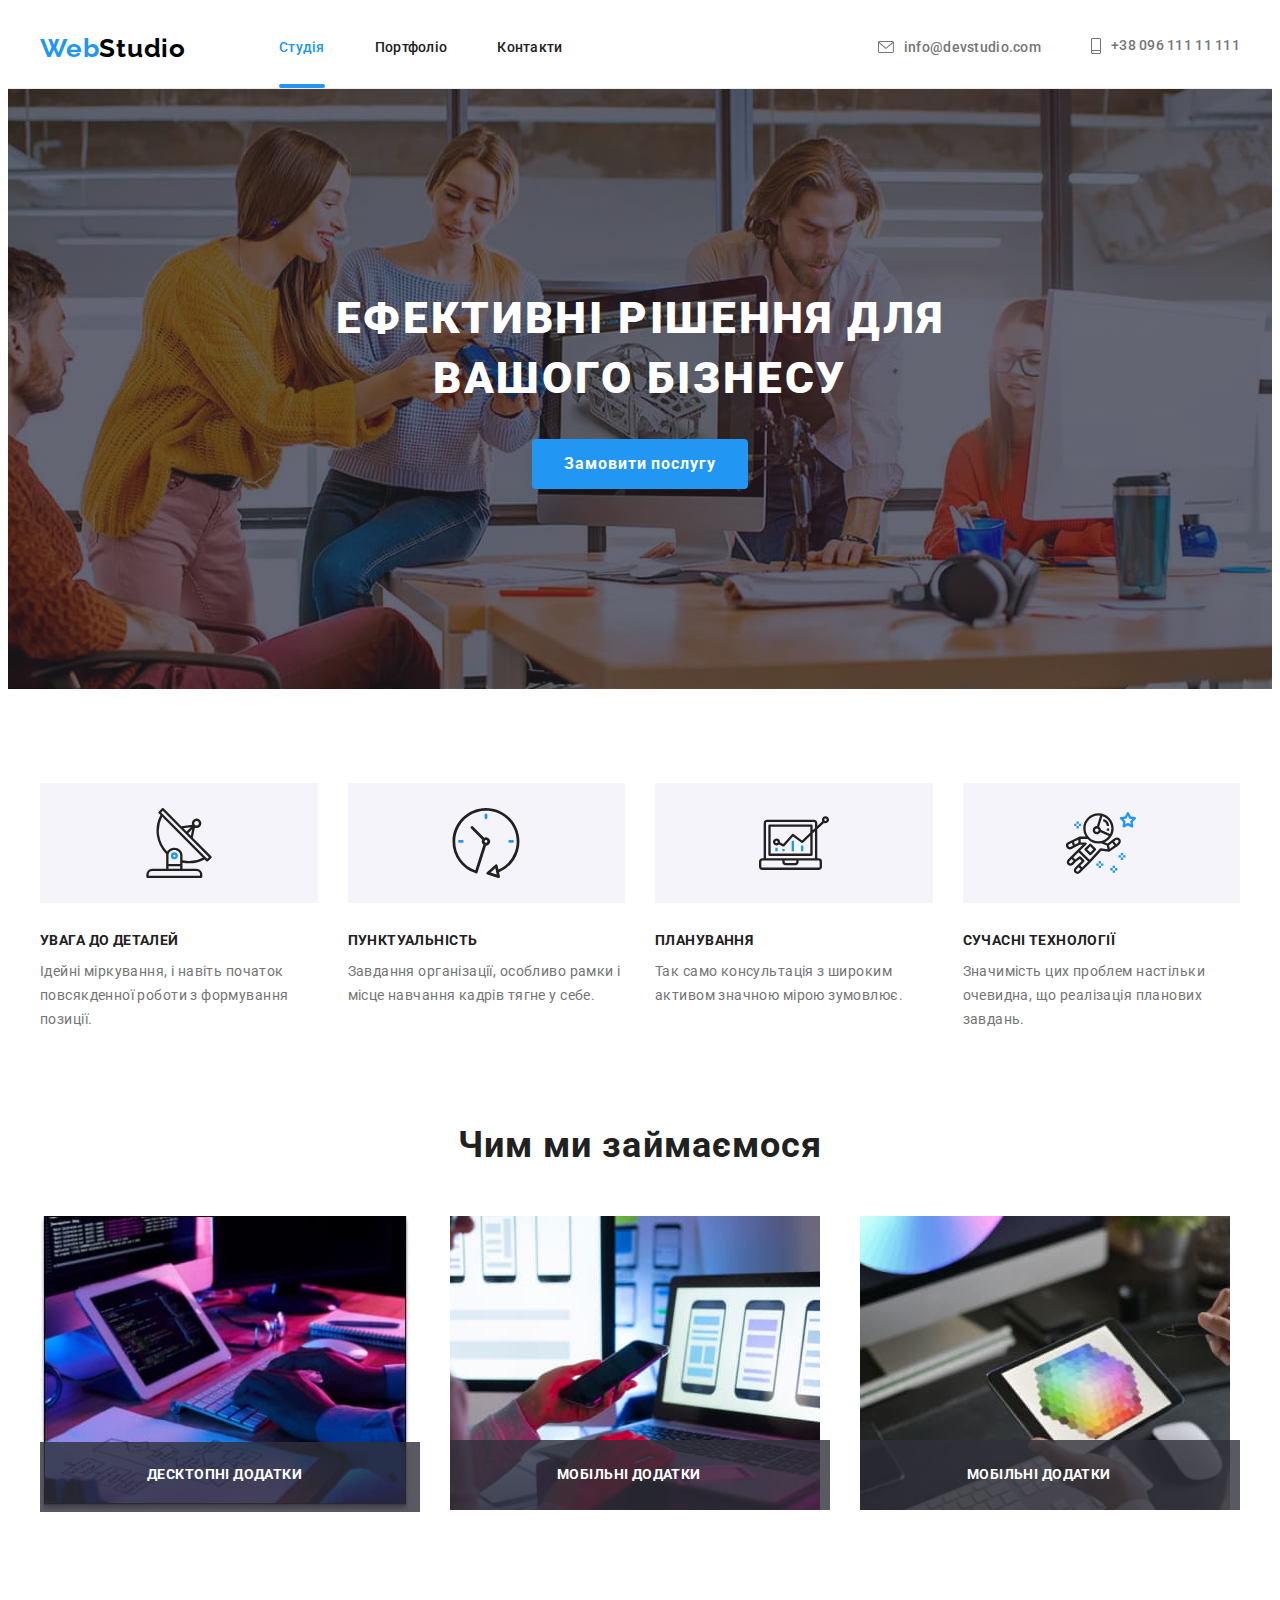
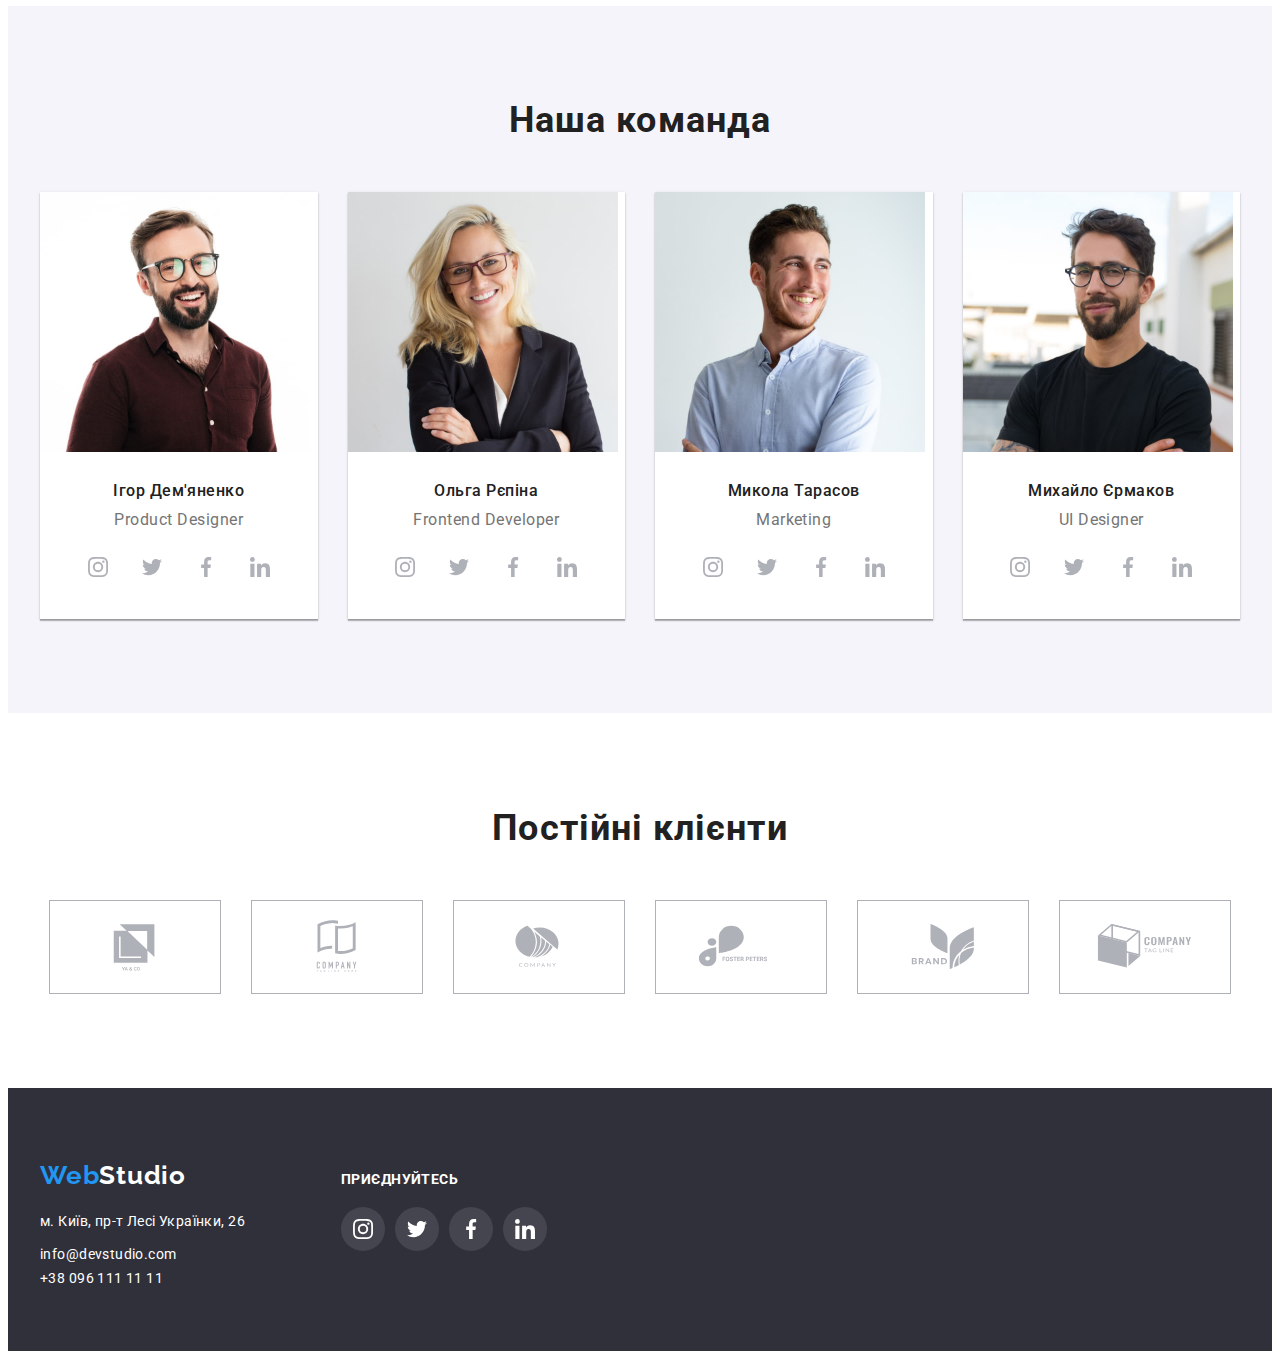
<file: index.html>
<!DOCTYPE html>
<html lang="uk">

<head>
    <meta charset="UTF-8">
    <meta http-equiv="X-UA-Compatible" content="IE=edge">
    <meta name="viewport" content="width=device-width, initial-scale=1.0">
    <title>Document</title>

 <!-- Fonts -->
    <link rel="preconnect" href="https://fonts.googleapis.com">
    <link rel="preconnect" href="https://fonts.gstatic.com" crossorigin>
    <link href="https://fonts.googleapis.com/css2?family=Raleway:wght@700&family=Roboto:wght@400;500;700;900&display=swap"
    rel="stylesheet">

  <!--Modern-normalize  -->

    <link rel="stylesheet" href="https://cdnjs.cloudflare.com/ajax/libs/modern-normalize/1.1.0/modern-normalize.min.css"
        integrity="sha512-wpPYUAdjBVSE4KJnH1VR1HeZfpl1ub8YT/NKx4PuQ5NmX2tKuGu6U/JRp5y+Y8XG2tV+wKQpNHVUX03MfMFn9Q=="
        crossorigin="anonymous" referrerpolicy="no-referrer" />

  <!--Custom styles-->

    <link rel="stylesheet" href="./css/styles.css">

</head>

<body>
    <!--Шапка сторінки-->

    <header class="heder line">
        <div class="container main">
            <nav class="navigation">
                <a href="/" lang="en" class="logo link"> <span class="accent">Web</span>Studio</a>
                <ul class="site-nav">
                    <li class="item"><a href="" class="link current">Студія</a></li>
                    <li class="item"><a href="./portfolio.html" class="link">Портфоліо</a></li>
                    <li class="item"><a href="" class="link">Контакти</a></li>
                </ul>
            </nav>
            <ul class="auth-nav">
                <li class="item">
                    <a href="mailto:info@devstudio.com" class="link envelope">
                        <svg class="envelope-icon" width="16" height="12">
                          <use href="./images/icons.svg#icon-envelope"></use>
                        </svg>
                        info@devstudio.com </a>
                </li>
                <li class="item">
                    <a href="tel:+380961111111" class="link smartphone">
                        <svg class="smartphone-icon" width="10" height="16">
                          <use href="./images/icons.svg#icon-smartphone"></use>
                        </svg>
                        +38 096 111 11 111</a>
                </li>
            </ul>
        </div>
    </header>
    
    <main>
        <!--Bg-->

        <section class="section-bg section">
                <div class="bg container">
                    <h1 class="section-bg-title">Ефективні рішення для вашого бізнесу</h1>
                    <button type="button" class="section-bg-button" data-modal-open >Замовити послугу</button>
                </div>
        </section>
    
        <!--Інформація про сферу діяльності-->

        <section class="activity-section">
            <div class="container">
                <h2 hidden>Особливості</h2>
                <ul class="activity-list">
                    <li class="activity-item">

                        <div class="activity-icons">
                            <svg class="antenna-icon" width="70" height="70">
                              <use href="./images/icons.svg#icon-antenna"></use>
                            </svg>
                        </div>

                        <h3 class="activity-title">УВАГА ДО ДЕТАЛЕЙ</h3>
                        <p class="activity-text">Ідейні міркування, і навіть початок повсякденної роботи з формування позиції.</p>
                    </li>
                    <li class="activity-item">

                        <div class="activity-icons">
                            <svg class="clock-icon" width="70" height="70">
                                <use href="./images/icons.svg#icon-clock"></use>
                            </svg>
                        </div>
                        <h3 class="activity-title">ПУНКТУАЛЬНІСТЬ</h3>
                        <p class="activity-text">Завдання організації, особливо рамки і місце навчання кадрів тягне у себе.</p>
                    </li>
                    <li class="activity-item">

                        <div class="activity-icons">
                            <svg class="diagram-icon" width="70" height="70">
                                <use href="./images/icons.svg#icon-diagram"></use>
                            </svg>
                        </div>

                        <h3 class="activity-title">ПЛАНУВАННЯ</h3>
                        <p class="activity-text">Так само консультація з широким активом значною мірою зумовлює.</p>
                    </li>
                    <li class="activity-item">

                        <div class="activity-icons">
                            <svg class="astronaut-icon" width="70" height="70">
                                <use href="./images/icons.svg#icon-astronaut"></use>
                            </svg>
                        </div>
                        
                        <h3 class="activity-title">СУЧАСНІ ТЕХНОЛОГІЇ</h3>
                        <p class="activity-text">Значимість цих проблем настільки очевидна, що реалізація планових завдань.</p>
                    </li>
                </ul>
            </div>
        </section>

        <!-- сфера діяльності -->

        <section class="work-section section">
            <div class="work-box container">
                <h2 class="work-title">Чим ми займаємося</h2>
                <ul class="work-list">
                    <li class="work-item"> 
                        <div class="work-img">
                          <img src="./images/a/box1(1).jpg" alt="Робота з програмами" width="370">
                          <p class="work-text">Десктопні додатки</p>                            
                        </div>
                    </li>
                    <li class="work-item"> 
                        <div class="work-img">
                            <img src="./images/a/img(4).jpg" alt="Дизайнер - розробник" width="370">
                            <p class="work-text">Мобільні додатки</p>
                        </div>
                    </li>
                    <li class="work-item">
                        <div class="work-img">
                            <img src="./images/a/img(5).jpg" alt="Вебдизайнер" width="370">
                            <p class="work-text">Мобільні додатки</p>
                        </div>
                        </li>
                </ul>
            </div>
        </section>

        <!--Склад команды-->

        <section class="team-section section">
            <div class="container">
                <h2 class="team-title">Наша команда</h2>
                <ul class="team-box">

                        <li class="team-list">
                            <img src="./images/b/img(6).jpg" alt="Фото Ігора" width="270" class="team-img">
                            <div class="box">
                                <h3 class="team-subtitle">Ігор Дем'яненко</h3>
                                <p lang="eu" class="team-text">Product Designer</p>
                        
                                <ul class="social-list">
                                    <li class="social-item">
                                        <a class="social-link link" href="https://www.instagram.com"
                                        target="_blank"
                                        rel="noopener noreferrer"
                                        aria-label="instagram"
                                        >
                                        <svg class="social-icon" width="20" height="20">
                                          <use href="./images/icons.svg#icon-instagram"></use>
                                        </svg>
                                        </a>
                                    </li>
                                    <li class="social-item">
                                        <a class="social-link link" href="https://twitter.com" target="_blank" rel="noopener noreferrer"
                                            aria-label="twitter">
                                            <svg class="social-icon" width="20" height="20">
                                                <use href="./images/icons.svg#icon-twitter"></use>
                                            </svg>
                                        </a>
                                    </li>
                                    <li class="social-item">
                                        <a class="social-link link" href="https://www.facebook.com" target="_blank" rel="noopener noreferrer"
                                            aria-label="facebook">
                                            <svg class="social-icon" width="20" height="20">
                                                <use href="./images/icons.svg#icon-facebook"></use>
                                            </svg>
                                        </a>
                                    </li>
                                    <li class="social-item">
                                        <a class="social-link link" href="https://www.linkedin.com" target="_blank" rel="noopener noreferrer"
                                            aria-label="linkedin">
                                            <svg class="social-icon" width="20" height="20">
                                                <use href="./images/icons.svg#icon-linkedin"></use>
                                            </svg>
                                        </a>
                                    </li>
                                </ul>
                            </div>
                        </li>
                    
                        <li class="team-list">
                            <img src="./images/b/img(1).jpg" alt="Фото Ольги" width="270" class="team-img">
                                <div class="box">
                                    <h3 class="team-subtitle">Ольга Рєпіна</h3>
                                    <p lang="eu" class="team-text">Frontend Developer</p>
                        
                                    <ul class="social-list">
                                        <li class="social-item">
                                            <a class="social-link link" href="https://www.instagram.com" target="_blank" rel="noopener noreferrer"
                                                aria-label="instagram">
                                                <svg class="social-icon" width="20" height="20">
                                                    <use href="./images/icons.svg#icon-instagram"></use>
                                                </svg>
                                            </a>
                                        </li>
                                        <li class="social-item">
                                            <a class="social-link link" href="https://twitter.com" target="_blank" rel="noopener noreferrer"
                                                aria-label="twitter">
                                                <svg class="social-icon" width="20" height="20">
                                                    <use href="./images/icons.svg#icon-twitter"></use>
                                                </svg>
                                            </a>
                                        </li>
                                        <li class="social-item">
                                            <a class="social-link link" href="https://www.facebook.com" target="_blank" rel="noopener noreferrer"
                                                aria-label="facebook">
                                                <svg class="social-icon" width="20" height="20">
                                                    <use href="./images/icons.svg#icon-facebook"></use>
                                                </svg>
                                            </a>
                                        </li>
                                        <li class="social-item">
                                            <a class="social-link link" href="https://www.linkedin.com" target="_blank" rel="noopener noreferrer"
                                                aria-label="linkedin">
                                                <svg class="social-icon" width="20" height="20">
                                                    <use href="./images/icons.svg#icon-linkedin"></use>
                                                </svg>
                                            </a>
                                        </li>
                                    </ul>
                                </div>
                        </li>

                        <li class="team-list">
                                <img src="./images/b/img(2).jpg" alt="Фото Миколая" width="270" class="team-img">
                                <div class="box">
                                    <h3 class="team-subtitle">Микола Тарасов</h3>
                                    <p lang="eu" class="team-text">Marketing</p>
                                    <ul class="social-list">
                                        <li class="social-item">
                                            <a class="social-link link" href="https://www.instagram.com" target="_blank" rel="noopener noreferrer"
                                                aria-label="instagram">
                                                <svg class="social-icon" width="20" height="20">
                                                    <use href="./images/icons.svg#icon-instagram"></use>
                                                </svg>
                                            </a>
                                        </li>
                                        <li class="social-item">
                                            <a class="social-link link" href="https://twitter.com" target="_blank" rel="noopener noreferrer"
                                                aria-label="twitter">
                                                <svg class="social-icon" width="20" height="20">
                                                    <use href="./images/icons.svg#icon-twitter"></use>
                                                </svg>
                                            </a>
                                        </li>
                                        <li class="social-item">
                                            <a class="social-link link" href="https://www.facebook.com" target="_blank" rel="noopener noreferrer"
                                                aria-label="facebook">
                                                <svg class="social-icon" width="20" height="20">
                                                    <use href="./images/icons.svg#icon-facebook"></use>
                                                </svg>
                                            </a>
                                        </li>
                                        <li class="social-item">
                                            <a class="social-link link" href="https://www.linkedin.com" target="_blank" rel="noopener noreferrer"
                                                aria-label="linkedin">
                                                <svg class="social-icon" width="20" height="20">
                                                    <use href="./images/icons.svg#icon-linkedin"></use>
                                                </svg>
                                            </a>
                                        </li>
                                    </ul>
                                </div>
                        </li>

                        <li class="team-list">
                                <img src="./images/b/img(3).jpg" alt="Фото Михайла" width="270">
                                <div class="box">
                                    <h3 class="team-subtitle">Михайло Єрмаков</h3>
                                    <p lang="eu" class="team-text">UI Designer</p>
                                    <ul class="social-list">
                                    <li class="social-item">
                                        <a class="social-link link" href="https://www.instagram.com" target="_blank" rel="noopener noreferrer"
                                            aria-label="instagram">
                                            <svg class="social-icon" width="20" height="20">
                                                <use href="./images/icons.svg#icon-instagram"></use>
                                            </svg>
                                        </a>
                                    </li>
                                    <li class="social-item">
                                        <a class="social-link link" href="https://twitter.com" target="_blank" rel="noopener noreferrer"
                                            aria-label="twitter">
                                            <svg class="social-icon" width="20" height="20">
                                                <use href="./images/icons.svg#icon-twitter"></use>
                                            </svg>
                                        </a>
                                    </li>
                                    <li class="social-item">
                                        <a class="social-link link" href="https://www.facebook.com" target="_blank" rel="noopener noreferrer"
                                            aria-label="facebook">
                                            <svg class="social-icon" width="20" height="20">
                                                <use href="./images/icons.svg#icon-facebook"></use>
                                            </svg>
                                        </a>
                                    </li>
                                    <li class="social-item">
                                        <a class="social-link link" href="https://www.linkedin.com" target="_blank" rel="noopener noreferrer"
                                            aria-label="linkedin">
                                            <svg class="social-icon" width="20" height="20">
                                                <use href="./images/icons.svg#icon-linkedin"></use>
                                            </svg>
                                        </a>
                                    </li>
                                    </ul>
                                </div>
                        </li>

                </ul>
            </div>
        </section>

        <!-- Постійні клієнти -->

        <section class="clients-section section">
            <div class="container">
                <h2 class="clients-title">Постійні клієнти</h2>
                <ul class="clients-list">
                    <li class="clients-item">
                        <a class="clients-link link" href="" target="_blank" rel="noopener noreferrer"
                            aria-label="company-ya&co">
                             <svg class="clients-icon" width="106" height="60">
                                <use href="./images/icons.svg#icon-ya"></use>
                             </svg>
                            </a>
                    </li>
                    <li class="clients-item">
                            <a class="clients-link link" href="" target="_blank" rel="noopener noreferrer" aria-label="company-tagline-here">
                                <svg class="clients-icon" width="106" height="60">
                                    <use href="./images/icons.svg#icon-company"></use>
                                </svg>
                            </a>
                    </li>
                    <li class="clients-item">
                            <a class="clients-link link" href="" target="_blank" rel="noopener noreferrer" aria-label="company">
                                <svg class="clients-icon" width="106" height="60">
                                    <use href="./images/icons.svg#icon-circle"></use>
                                </svg>
                            </a>
                    </li>
                    <li class="clients-item">
                            <a class="clients-link link" href="" target="_blank" rel="noopener noreferrer" aria-label="company-brand">
                                <svg class="clients-icon" width="106" height="60">
                                    <use href="./images/icons.svg#icon-foster"></use>
                                </svg>
                            </a>
                    </li>
                    <li class="clients-item">
                            <a class="clients-link link" href="" target="_blank" rel="noopener noreferrer" aria-label="company-tag-line">
                                <svg class="clients-icon" width="106" height="60">
                                    <use href="./images/icons.svg#icon-brand"></use>
                                </svg>
                            </a>
                    </li>
                    <li class="clients-item">
                            <a class="clients-link link" href="" target="_blank" rel="noopener noreferrer" aria-label="facebook">
                                <svg class="clients-icon" width="106" height="60">
                                    <use href="./images/icons.svg#icon-square"></use>
                                </svg>
                            </a>
                    </li>


                </ul>
            </div>
        </section>
    </main>


    <!--Футер-->

    <footer class="footer">
        <div class="footer-container container">
            <div class="footer-left">
                <a href="/" lang="en" class="footer-logo link"><span class="accent">Web</span>Studio</a>
                <address class="footer-adress">
                    <p class="footer-text">м. Київ, пр-т Лесі Українки, 26</p>
                    <ul class="footer-list">
                        <li ><a href="mailto:info@devstudio.com" class="footer-item indent link">info@devstudio.com</a></li>
                        <li><a href="tel:+380961111111" class="footer-item link">+38 096 111 11 11</a></li>
                    </ul>
                </address>
            </div>

            <div class="footer-right">
                <p class="footer-social">приєднуйтесь</p>
                <ul class="footer-social-list">
                    <li class="footer-social-item">
                        <a class="footer-social-link link" href="https://www.instagram.com" target="_blank" rel="noopener noreferrer"
                            aria-label="instagram">
                            <svg class="social-icon" width="20" height="20">
                                <use href="./images/icons.svg#icon-instagram"></use>
                            </svg>
                        </a>
                    </li>
                    <li class="footer-social-item">
                        <a class="footer-social-link link" href="https://twitter.com" target="_blank" rel="noopener noreferrer"
                            aria-label="twitter">
                            <svg class="social-icon" width="20" height="20">
                                <use href="./images/icons.svg#icon-twitter"></use>
                            </svg>
                        </a>
                    </li>
                    <li class="footer-social-item">
                        <a class="footer-social-link link" href="https://www.facebook.com" target="_blank" rel="noopener noreferrer"
                            aria-label="facebook">
                            <svg class="social-icon" width="20" height="20">
                                <use href="./images/icons.svg#icon-facebook"></use>
                            </svg>
                        </a>
                    </li>
                    <li class="footer-social-item">
                        <a class="footer-social-link link" href="https://www.linkedin.com" target="_blank" rel="noopener noreferrer"
                            aria-label="linkedin">
                            <svg class="social-icon" width="20" height="20">
                                <use href="./images/icons.svg#icon-linkedin"></use>
                            </svg>
                        </a>
                    </li>
                </ul>


            </div>
        </div>
    </footer>




    <!-- Модальне вікно -->

    <div class="backdrop is-hidden" data-modal>
        <div class="modal">
            <button class="modal-close" data-modal-close>
                <svg class="icon-close" width="18" height="18">
                  <use href="./images/icons.svg#icon-close"></use>
                </svg>
            </button>
           
           
        </div>
    </div>

    <script src="./js/modal.js"></script>
</body>
</html>
</file>
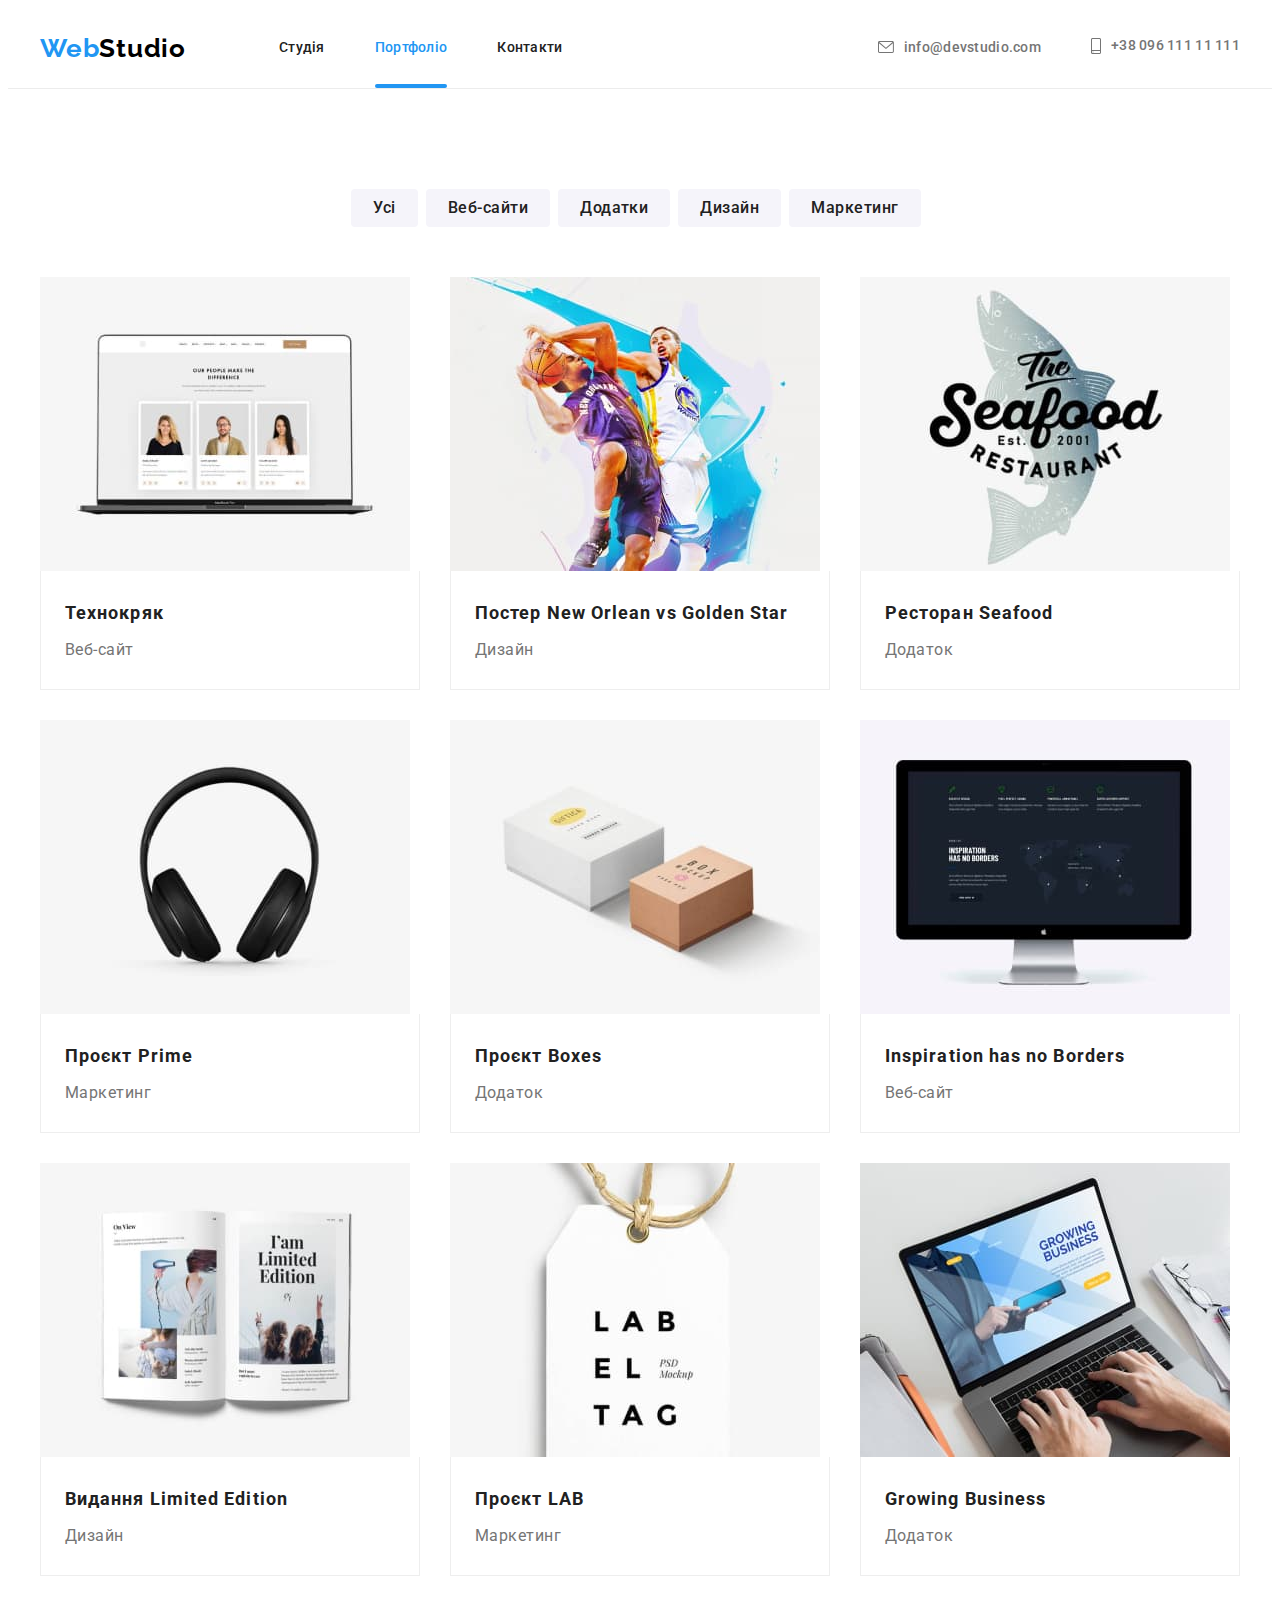
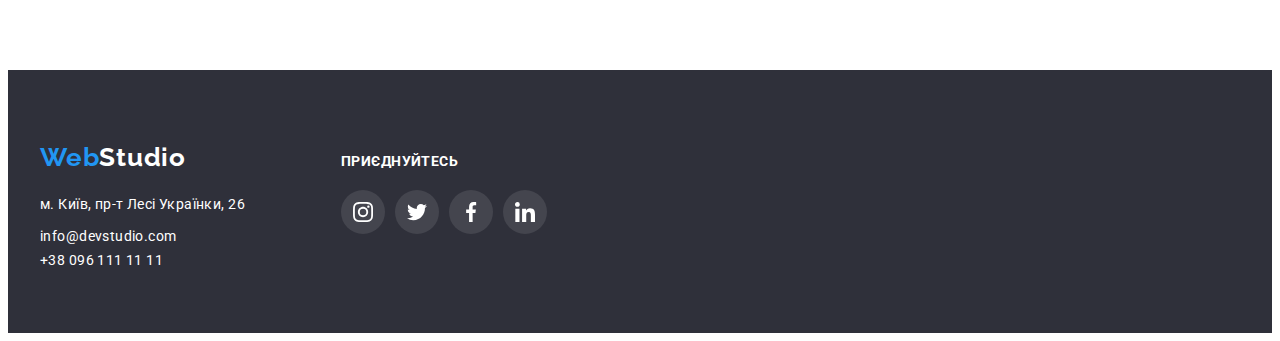
<file: portfolio.html>
<!DOCTYPE html>
<html lang="uk">

<head>
    <meta charset="UTF-8">
    <meta http-equiv="X-UA-Compatible" content="IE=edge">
    <meta name="viewport" content="width=device-width, initial-scale=1.0">
    <title>Document</title>

 <!-- Fonts -->

    <link rel="preconnect" href="https://fonts.googleapis.com">
    <link rel="preconnect" href="https://fonts.gstatic.com" crossorigin>
    <link href="https://fonts.googleapis.com/css2?family=Raleway:wght@700&family=Roboto:wght@400;500;700;900&display=swap"
        rel="stylesheet">

 <!--Modern-normalize  -->
    
    <link rel="stylesheet" href="https://cdnjs.cloudflare.com/ajax/libs/modern-normalize/1.1.0/modern-normalize.min.css"
        integrity="sha512-wpPYUAdjBVSE4KJnH1VR1HeZfpl1ub8YT/NKx4PuQ5NmX2tKuGu6U/JRp5y+Y8XG2tV+wKQpNHVUX03MfMFn9Q=="
        crossorigin="anonymous" referrerpolicy="no-referrer" />
    
 <!--Custom styles-->

    <link rel="stylesheet" href="./css/styles.css">

</head>

<body>
    <!--Шапка сторінки-->
    <header class="heder line">
        <div class="container main">
            <nav class="navigation">
                <a href="/" lang="en" class="logo link"> <span class="accent">Web</span>Studio</a>
                <ul class="site-nav">
                    <li class="item"><a href="./index.html" class="link">Студія</a></li>
                    <li class="item"><a href="" class="link current">Портфоліо</a></li>
                    <li class="item"><a href="" class="link">Контакти</a></li>
                </ul>
                </nav>
                <ul class="auth-nav">
                <li class="item">
                    <a href="mailto:info@devstudio.com" class="link envelope">
                        <svg class="envelope-icon" width="16" height="12">
                            <use href="./images/icons.svg#icon-envelope"></use>
                        </svg>
                        info@devstudio.com </a>
                </li>
                <li class="item">
                    <a href="tel:+380961111111" class="link smartphone">
                        <svg class="smartphone-icon" width="10" height="16">
                            <use href="./images/icons.svg#icon-smartphone"></use>
                        </svg>
                        +38 096 111 11 111</a>
                </li>
                </ul>
                </div>
                </header>
    <!-- Main -->
    <main>
        <section class="portfolio section">
            <div class="container">
                <h1 hidden>Портфоліо</h1>
                <ul class="portfolio-filter ">
                    <li class="portfolio-item"><button type="button" class="button">Усі</button>
                    <li class="portfolio-item"><button type="button" class="button">Веб-сайти</button>
                    <li class="portfolio-item"><button type="button" class="button">Додатки</button>
                    <li class="portfolio-item"><button type="button" class="button">Дизайн</button>
                    <li class="portfolio-item"><button type="button" class="button">Маркетинг</button>
                </ul>
                <ul class="project-list">
                    <li class="project-item">
                            <a href="" class="project-link link">
                            
                                <div class="project-thumb">
                                    <img src="./images/portfolio/img(1).jpg" alt="Ноутбук" width="370">
                                    <div class="project-overlay">
                                        <p class="project-link-text"> Ресурс пропонує комплексні пропозиції з різним рівнем функціоналу та сервісів. Все
                                            це
                                            дозволить відвідувачу отримати
                                            вичерпні відомості про компанію чи приватну особу.
                                        </p>
                                    </div>
                                </div>
                            
                                <div class="project-infa">
                                    <h2 class="project-title">Технокряк</h2>
                                    <p class="project-text">Веб-сайт</p>
                                </div>
                            </a>

                    </li>
                    <li class="project-item">
                        <a href="" class="project-link link">
                            <div class="project-thumb">
                                <img src="./images/portfolio/img(2).jpg" alt="Гра у баскетбол" width="370" class="project-img">
                                <div class="project-overlay">
                                    <p class="project-link-text"> Ресурс пропонує комплексні пропозиції з різним рівнем функціоналу та сервісів. Все
                                        це
                                        дозволить відвідувачу отримати
                                        вичерпні відомості про компанію чи приватну особу.
                                    </p>
                                </div>
                            </div>

                            <div class="project-infa">
                                <h2 class="project-title">Постер New Orlean vs Golden Star</h2>
                                <p class="project-text">Дизайн</p>
                            </div>
                        </a>
                    </li>
                    <li class="project-item">
                        <a href="" class="project-link link">
                        <div class="project-thumb">
                            <img src="./images/portfolio/img(3).jpg" alt="Серветка" width="370">
                            <div class="project-overlay">
                                <p class="project-link-text"> Ресурс пропонує комплексні пропозиції з різним рівнем функціоналу та сервісів. Все
                                    це
                                    дозволить відвідувачу отримати
                                    вичерпні відомості про компанію чи приватну особу.
                                </p>
                            </div>
                        </div>

                            <div class="project-infa">
                                <h2 class="project-title">Ресторан Seafood</h2>
                                <p class="project-text">Додаток</p>
                            </div>
                        </a>
                    </li>
                    <li class="project-item">
                        <a href="" class="project-link link">
                            <div class="project-thumb">
                                <img src="./images/portfolio/img(4).jpg" alt="Навушники" width="370">
                                <div class="project-overlay">
                                    <p class="project-link-text"> Ресурс пропонує комплексні пропозиції з різним рівнем функціоналу та сервісів. Все
                                        це
                                        дозволить відвідувачу отримати
                                        вичерпні відомості про компанію чи приватну особу.
                                    </p>
                                </div>
                            </div>

                            <div class="project-infa">
                                <h2 class="project-title">Проєкт Prime</h2>
                                <p class="project-text">Маркетинг</p>
                            </div>
                        </a>
                    </li>
                    <li class="project-item">
                        <a href="" class="project-link link">
                            <div class="project-thumb">
                                <img src="./images/portfolio/img(5).jpg" alt="Коробки" width="370">
                                <div class="project-overlay">
                                    <p class="project-link-text"> Ресурс пропонує комплексні пропозиції з різним рівнем функціоналу та сервісів. Все
                                        це
                                        дозволить відвідувачу отримати
                                        вичерпні відомості про компанію чи приватну особу.
                                    </p>
                                </div>
                            </div>

                            <div class="project-infa">
                                <h2 class="project-title">Проєкт Boxes</h2>
                                <p class="project-text">Додаток</p>
                            </div>
                        </a>
                    </li>
                    <li class="project-item">
                        <a href="" class="project-link link">
                            <div class="project-thumb">
                                <img src="./images/portfolio/img(6).jpg" alt="Монитор" width="370">
                                <div class="project-overlay">
                                    <p class="project-link-text"> Ресурс пропонує комплексні пропозиції з різним рівнем функціоналу та сервісів. Все
                                        це
                                        дозволить відвідувачу отримати
                                        вичерпні відомості про компанію чи приватну особу.
                                    </p>
                                </div>
                            </div>

                            <div class="project-infa">
                                <h2 lang="eu" class="project-title">Inspiration has no Borders</h2>
                                <p class="project-text">Веб-сайт</p>
                            </div>
                        </a>
                    </li>
                    <li class="project-item">
                        <a href="" class="project-link link">
                            <div class="project-thumb">
                                <img src="./images/portfolio/img(7).jpg" alt="Книга" width="370">
                                <div class="project-overlay">
                                    <p class="project-link-text"> Ресурс пропонує комплексні пропозиції з різним рівнем функціоналу та сервісів. Все
                                        це
                                        дозволить відвідувачу отримати
                                        вичерпні відомості про компанію чи приватну особу.
                                    </p>
                                </div>
                            </div>

                            <div class="project-infa">
                                <h2 class="project-title">Видання Limited Edition</h2>
                                <p class="project-text">Дизайн</p>
                            </div>
                        </a>
                    </li>
                    <li class="project-item">
                        <a href="" class="project-link link">
                            <div class="project-thumb">
                                <img src="./images/portfolio/img(8).jpg" alt="Бірка" width="370">
                                <div class="project-overlay">
                                    <p class="project-link-text"> Ресурс пропонує комплексні пропозиції з різним рівнем функціоналу та сервісів. Все
                                        це
                                        дозволить відвідувачу отримати
                                        вичерпні відомості про компанію чи приватну особу.
                                    </p>
                                </div>
                            </div>

                            <div class="project-infa">
                                <h2 class="project-title">Проєкт LAB</h2>
                                <p class="project-text">Маркетинг</p>
                            </div>
                        </a>
                    </li>
                    <li class="project-item">
                        <a href="" class="project-link link">
                            <div class="project-thumb">
                                <img src="./images/portfolio/img(9).jpg" alt="Робота на ноутбуке" width="370">
                                <div class="project-overlay">
                                    <p class="project-link-text"> Ресурс пропонує комплексні пропозиції з різним рівнем функціоналу та сервісів. Все
                                        це
                                        дозволить відвідувачу отримати
                                        вичерпні відомості про компанію чи приватну особу.
                                    </p>
                                </div>
                            </div>

                            <div class="project-infa">
                                <h2 lang="eu" class="project-title">Growing Business</h2>
                                <p class="project-text">Додаток</p>
                            </div>
                        </a>
                    </li>
                </ul>
            </div>
        </section>
    </main>
<!--Футер-->
<footer class="footer">
    <div class="footer-container container">
        <div class="footer-left">
            <a href="/" lang="en" class="footer-logo link"><span class="accent">Web</span>Studio</a>
            <address class="footer-adress">
                <p class="footer-text">м. Київ, пр-т Лесі Українки, 26</p>
                <ul class="footer-list">
                    <li><a href="mailto:info@devstudio.com" class="footer-item indent link">info@devstudio.com</a></li>
                    <li><a href="tel:+380961111111" class="footer-item link">+38 096 111 11 11</a></li>
                </ul>
            </address>
        </div>

        <div class="footer-right">
            <p class="footer-social">приєднуйтесь</p>
            <ul class="footer-social-list">
                <li class="footer-social-item">
                    <a class="footer-social-link link" href="https://www.instagram.com" target="_blank"
                        rel="noopener noreferrer" aria-label="instagram">
                        <svg class="social-icon" width="20" height="20">
                            <use href="./images/icons.svg#icon-instagram"></use>
                        </svg>
                    </a>
                </li>
                <li class="footer-social-item">
                    <a class="footer-social-link link" href="https://twitter.com" target="_blank"
                        rel="noopener noreferrer" aria-label="twitter">
                        <svg class="social-icon" width="20" height="20">
                            <use href="./images/icons.svg#icon-twitter"></use>
                        </svg>
                    </a>
                </li>
                <li class="footer-social-item">
                    <a class="footer-social-link link" href="https://www.facebook.com" target="_blank"
                        rel="noopener noreferrer" aria-label="facebook">
                        <svg class="social-icon" width="20" height="20">
                            <use href="./images/icons.svg#icon-facebook"></use>
                        </svg>
                    </a>
                </li>
                <li class="footer-social-item">
                    <a class="footer-social-link link" href="https://www.linkedin.com" target="_blank"
                        rel="noopener noreferrer" aria-label="linkedin">
                        <svg class="social-icon" width="20" height="20">
                            <use href="./images/icons.svg#icon-linkedin"></use>
                        </svg>
                    </a>
                </li>
            </ul>


        </div>
    </div>
</footer>
</body>

</html>
</file>
<file: css/styles.css>
/* основной цвет текста (заголовков) #212121 */
/* вторичный цвет текста (параграфов) #757575  */
/* акцент #2196F3 */
/* белый цвет текста #FFFFFF*/

/* основной цвет фона  #F5F5F5*/
/* цвет фона в heder #FFFFFF */
/* цвет фона секция Bg и футер #2F303A */
/* цвет фона секция Склад команды#F5F4FA */

:root {
    --primary-text-color: #212121;
    --text-color: #757575;
    --accent-color: #2196F3;
    --white-color: #FFFFFF;
    --black-color: #000000;

    --background-color: #FFFFFF;
    --background-color-secondary: #F5F4FA;
    --background-color-third: #2F303A;
    --background-color-accent: #2196F3;
    --background-color-aktive: #188CE8;

    --border-portfolio: #EEEEEE;
    --border-line: #ECECEC;
}

body {
 font-family: Roboto, sans-serif;
 color: var(--primary-text-color);
 background-color: var(--background-color);
}
 
/* reset style */

h1,
h2,
h3,
h4,
h5,
h6,
p {
 margin: 0;
}

ul {
 list-style: none;
 padding: 0;
 margin: 0;
}

.link {
 text-decoration: none;
}
 
img {
    display: block;
    max-width: 100%;
    height: auto;
}

.container {
    width: 1200px;
    padding-left: 15px;
    padding-right: 15px;
    margin-left: auto;
    margin-right: auto;

    /* outline: 2px solid blue; */
}

.section {
    padding-top: 94px;
    padding-bottom: 94px;
    /* outline: 2px solid orange; */

}

/* Модальне вікно */

.backdrop {
    position: fixed;
    top: 0;
    left: 0;

    width: 100%;
    height: 100%;
    background-color: rgba(0, 0, 0, 0.2);
    opacity: 1;
    transition: opacity 250ms cubic-bezier(0.4, 0, 0.2, 1), visibility 250ms cubic-bezier(0.4, 0, 0.2, 1);
}

.backdrop.is-hidden {
    opacity: 0;
    pointer-events: none;
    visibility: hidden;
}

.modal {
    position: absolute;
    top: 50%;
    left: 50%;
   

    min-width: 528px;
    min-height: 581px;
    background-color: #FFFFFF;
    box-shadow: 0px 1px 3px rgba(0, 0, 0, 0.12), 0px 1px 1px rgba(0, 0, 0, 0.14), 0px 2px 1px rgba(0, 0, 0, 0.2);
    border-radius: 4px;
    transform: translate(-50%, -50%) scale(1);
    transition: transform 250ms cubic-bezier(0.4, 0, 0.2, 1);
}

.backdrop.is-hidden .modal {    
    transform: translate(-50%, -50%) scale(0.8);
    
}

.modal-close {
    position: absolute;
    top: 8px;
    right: 8px;

    display: inline-flex;
    justify-content: center;
    align-items: center;

    padding: 0;
    cursor: pointer;
    border-radius: 50%;
    width: 30px;
    height: 30px;
    background-color: #FFFFFF;
    border: 1px solid rgba(0, 0, 0, 0.1);
    
}

.icon-close {
    background-color: inherit;
}


/*-------------header-------------*/


.heder {
 background-color: var(--background-colorl);
  
}

.line {
 border-bottom: 1px solid var(--border-line);
 
}

.main {
    display: flex;
    align-items: center;
}

/* logo */

.logo {
 margin-right: 93px;
 
 font-family: Raleway;
 font-weight: 700;
 font-size: 26px;
 line-height: 1.19;
 letter-spacing: 0.03em;
 color: var(--black-color);
} 
  
.accent {
 color: var(--accent-color);
}

/* nav */
/* site-nav */

.navigation {
    display: flex;
    align-items: center;
}

.site-nav {
    display: flex;
    align-items: center;
    
}

.site-nav .item:not(:last-child) {
    margin-right: 50px;

}

.site-nav .link {
    position: relative;
    display: block;
    padding-top: 32px;
    padding-bottom: 32px;

    font-weight: 500;
    font-size: 14px;
    line-height: 1.14;
    letter-spacing: 0.02em;
    color: var(--primary-text-color);
    transition: color 250ms cubic-bezier(0.4, 0, 0.2, 1);
}


.site-nav .link.current {
 color: var(--accent-color);
}

.site-nav .link.current::after {
    display: block;
    position: absolute;
    left: 0;
    bottom: 0;
    content: "";
    width: 100%;
    height: 4px;
    background: #2196F3;
    border-radius: 2px;
}



.site-nav .link:hover,
.site-nav .link:focus {
 color: var(--accent-color);

}

/*  auth-nav*/

.auth-nav {
    display: flex;
    align-items: center;
    margin-left: auto;
        
} 

.auth-nav .item:not(:last-child) {
    margin-right: 50px;

}

.auth-nav .link {
    display: inline-flex;
    align-items: center;
    color: currentColor;

    font-weight: 500;
    font-size: 14px;
    line-height: 1.14;
    letter-spacing: 0.02em;   
    color: var(--text-color);
    transition: color 250ms cubic-bezier(0.4, 0, 0.2, 1);
}

.auth-nav .link:hover,
.auth-nav .link:focus {
    color: var(--accent-color);
}


.envelope-icon, .smartphone-icon {
    margin-right: 10px;
    fill: currentColor;

}

/* .smartphone-icon {
    margin-right: 10px;
} */

/* .auth-nav .link.envelope::before{
    display: inline-flex;
    content: " ";
    width: 16px;
    height: 12px;
    background-size: contain;
    background-image: url(../images/icons.svg/envelope.svg);
    margin-right: 10px;

}

.auth-nav .link.smartphone::before {
    content: " ";
    width: 10px;
    height: 16px;
    background-size: contain;
    
    background-image: url(../images/icons.svg/smartphone.svg);
    margin-right: 10px;


} */
/*--------------- main-------------- */

/* bg */

.section-bg {
    padding-top: 200px;
    padding-bottom: 200px;
   
    max-width: 1600px;
    margin-left: auto;
    margin-right: auto;

    background-color:#C4C4C4;
    background-image: linear-gradient(
    to right,
    rgba(47, 48, 58, 0.4), rgba(47, 48, 58, 0.4)),
    url(../images/section-bg/Img.jpg);
           
    background-repeat: no-repeat;
    background-position: center;

    margin-left: auto;
    margin-right: auto;
 
}
  
.bg {
 text-align: center;
}

.section-bg-title {
    margin-right: auto;
    margin-left: auto;
    margin-bottom: 30px;

    width: 721px;
    font-weight: 900;
    font-size: 44px;
    line-height: 1.36;
    
    letter-spacing: 0.06em;
    text-transform: uppercase;
    color: var(--white-color);

}

.section-bg-button {
    font-family: inherit;
    font-weight: 700;
    font-size: 16px;
    line-height: 1.87;
    letter-spacing: 0.06em;
    cursor: pointer;
    color: var(--white-color);
    background-color: var(--background-color-accent);
    border: none;
    padding: 10px 32px;
    border-radius: 4px;
    min-width: 216px;
    min-height: 50px;
    left: 677px;
    top: 445px;

    transition: background-color 250ms cubic-bezier(0.4, 0, 0.2, 1), text-shadow 250ms cubic-bezier(0.4, 0, 0.2, 1);
    
}

.section-bg-button:hover,
.section-bg-button:focus {
    background-color: var(--background-color-aktive);
    text-shadow: 0px 4px 4px #000000;
       
}

/*  Інформація про сферу діяльності*/

/*  Приховали заголовок*/

.visually-hidden {
  position: absolute;
  white-space: nowrap;
  width: 1px;
  height: 1px;
  overflow: hidden;
  border: 0;
  padding: 0;
  clip: rect(0 0 0 0);
  clip-path: inset(50%);
  margin: -1px;
}


.activity-section {
    padding-top: 94px;
    
}


.activity-list {
    display: flex;
    
}

.activity-item {
    display: block;
    
    flex-basis: calc((100% - 90px) / 4);
    margin-right: 30px;
    margin-bottom: 30px;
}


.activity-item:nth-child(4n) {
    margin-right: 0px;
}

.activity-item:nth-last-child(-n+4) {
    margin-bottom: 0px;
}

.activity-icons {
    display: flex;
    justify-content: center;
    padding-top: 25px;
    padding-bottom: 25px;
    background-color: #F5F4FA;
    margin-bottom: 30px;

}


.activity-title {
    margin-bottom: 10px;

    font-size: 14px;
    line-height: 1.14;
    letter-spacing: 0.03em;
    text-transform: uppercase;
}    

.activity-text {
    font-size: 14px;
    line-height: 24px;
    letter-spacing: 0.03em;
    color: var(--text-color);
}

/* сфера діяльності */

.work-section {
 padding-bottom: 94px;
}

.work-list {
    display: flex;
    flex-wrap: wrap;
    gap: 30px;

}

.work-item {
    flex-basis: calc((100% - 60px) / 3);
    
}

.work-img {
 position: relative;
 
} 

.work-img::before {
    display: inline-block;
    position: absolute;
    bottom: 0;
    left: 0;
    
    content: '';
    width: 100%;
    height: 70px;
    background-color: rgba(47, 48, 58, 0.8);
    
}

.work-text {
    position: absolute;  
    top: 251px;
    left: 107px;
        
    font-weight: 700;
    font-size: 14px;
    line-height: 1.14;
    text-align: center;
    letter-spacing: 0.03em;
    text-transform: uppercase;

    color: #FFFFFF;
}


.work-title, .team-title {
    margin-bottom: 50px;

    font-size: 36px;
    line-height: 1.16;
    text-align: center;
    letter-spacing: 0.03em;
}


/* Склад команды */

.team-box {
    display: flex;
    flex-wrap: wrap;
    gap: 30px;
    
}

.box {
    text-align: center;
    padding: 30px;
}
.team-list {
 flex-basis: calc((100% - 90px) / 4);
  
}

.team-section {
 background-color: var(--background-color-secondary);
}

.team-list {
    background-color: var(--background-color);
    box-shadow: 0px 1px 3px rgba(0, 0, 0, 0.12),
    0px 1px 1px rgba(0, 0, 0, 0.14),
    0px 2px 1px rgba(0, 0, 0, 0.2);

}
.team-subtitle {
    margin-bottom: 10px;

    font-weight: 500;
    font-size: 16px;
    line-height: 1.18;  
    letter-spacing: 0.03em;
    
}

.team-text {
    font-size: 16px;
    line-height: 1.18;
    text-align: center;
    letter-spacing: 0.03em;
    color: var(--text-color);
    margin-bottom: 16px;
}

.social-list {
    display: flex;
    justify-content: center;
    align-items: center;
    gap: 10px;
}

.social-link {
    display: flex;
    justify-content: center;
    align-items: center;
    width: 44px;
    height: 44px;
    border-radius: 50%;
    background-color: #FFFFFF;
    color: #AFB1B8;
    transition: background-color 250ms cubic-bezier(0.4, 0, 0.2, 1), color 250ms cubic-bezier(0.4, 0, 0.2, 1);
}


.social-icon {
    fill: currentColor;
}


.social-link:focus,
.social-link:hover {
    color:#FFFFFF;
    background-color: #188CE8;
}

/*  Постійні клієнти*/

.clients-title {
    font-size: 36px;
    line-height: 1.17;
    text-align: center;
    letter-spacing: 0.03em;
    margin-bottom: 50px;

}
.clients-list {
   display: flex;
   justify-content: center;
   align-items: center;
   gap: 30px;
}

.clients-item {
   display: flex;
   justify-content: center;
   align-items: center;
   gap: 30px;
         
} 

.clients-link {
    display: flex;
    justify-content: center;
    align-items: center;
    width: 170px;
    height: 92px;
    color: #AFB1B8;
    border: 1px solid #AFB1B8;
    transition: color 250ms cubic-bezier(0.4, 0, 0.2, 1), border-color 250ms cubic-bezier(0.4, 0, 0.2, 1);
}

.clients-icon {
    fill: currentColor;
}

.clients-link:hover,
.clients-link:focus {
    color: #2196F3;
    border-color: #188CE8;
       
}


/* footer */

.footer {
    padding-top: 72px;
    padding-bottom: 60px;
    background-color: var(--background-color-third);

}

.footer-left {
 width: 231px;
 margin-right: 70px;
} 

.footer-container {
    display: flex;
    
}

.footer-logo {
    display: flex;
    align-items: baseline;
    margin-bottom: 20px;
    display: block;
    font-family: 'Raleway';
    font-weight: 700;
    font-size: 26px;
    line-height: 1.19;
    letter-spacing: 0.03em;
    color: var(--white-color);
}


.footer-adress {
    font-style: normal;
   
}

.footer .footer-text {
    margin-bottom: 9px;

    font-size: 14px;
    line-height: 1.71;
    letter-spacing: 0.03em;
    color: var(--white-color);
}

.footer-list .footer-item {
    display: block;
    
    font-style: normal;
    font-weight: 400;
    font-size: 14px;
    line-height: 1.71;         
    letter-spacing: 0.03em;
    color: var(--white-color);
    transition: color 250ms cubic-bezier(0.4, 0, 0.2, 1);
  
}

.footer-list .footer-item:hover,
.footer-list .footer-item:focus {
    color: var(--accent-color);
} 

.footer-right {
    padding-top: 12px;
}

.footer-social {
    font-weight: 700;
    font-size: 14px;
    line-height: 1.14;
    letter-spacing: 0.03em;
    text-transform: uppercase;
    color: #FFFFFF;
    margin-bottom: 20px;
    
}

.footer-social-list {
    display: flex;
    justify-content: center;
    align-items: center;
    gap: 10px;
}

.footer-social-link {
    display: flex;
    justify-content: center;
    align-items: center;
    width: 44px;
    height: 44px;
    border-radius: 50%;
    background-color: #FFFFFF1A;
    color: #FFFFFF;
    transition: background-color 250ms cubic-bezier(0.4, 0, 0.2, 1);
}

.footer-social-icon {
 color: currentColor;
    
}

.footer-social-link:focus,
.footer-social-link:hover {
    background-color: #188CE8;
}


/*----------------------Портфоліо------------------ */

/* section-portfolio */

.portfolio {
 background-color: var(--background-color);
 padding-top: 100px;
 padding-bottom: 94px;
}

/*button*/
.portfolio-filter {
    display: flex;
    align-items: center;
    margin-bottom: 50px;
    justify-content: center;
  
}

/* .portfolio-item {
 margin-right: 8px;
 
} */

.portfolio-item .button {
    padding-top: 6px;
    padding-bottom: 6px;
    padding-left: 22px;
    padding-right: 22px;
    display: block;
    margin-right: 8px;

    font-family: 'Roboto';
    font-weight: 500;
    font-size: 16px;
    line-height: 1.62;    
    text-align: center;
    letter-spacing: 0.03em;
    color: var(--primary-text-color);
    background-color: var(--background-color-secondary);
    border-radius: 4px;
    border: none;
    cursor: pointer;
    transition: color 250ms cubic-bezier(0.4, 0, 0.2, 1), background-color 250ms cubic-bezier(0.4, 0, 0.2, 1), box-shadow 250ms cubic-bezier(0.4, 0, 0.2, 1);
}

.portfolio-item .button:hover,
.portfolio-item .button:focus {
 color: var(--white-color);
 background-color: var(--accent-color);
 box-shadow: 0 4px 4px 0 rgba(0, 0, 0, 0.25);
}

.project-list {
    display: flex;
    flex-wrap: wrap;
    gap: 30px;
}

.project-item {
    flex-basis: calc((100% - 60px) / 3);

}

.project-link {
    display: block;
       
}

.project-link:hover,
.project-link:focus {
    box-shadow: 0px 1px 1px rgba(0, 0, 0, 0.12),
    0px 4px 4px rgba(0, 0, 0, 0.06), 
    1px 4px 6px rgba(0, 0, 0, 0.16);
}


.project-thumb {
    position: relative;
    overflow: hidden;
}


.project-overlay {
    position: absolute;
    display: inline-block;
    content: "";
    top: 0;
    left: 0;
    width: 100%;
    height: 100%;
    background-color: rgba(33, 150, 243, 0.9);
    transform: translateY(100%);
    transition: transform 250ms cubic-bezier(0.4, 0, 0.2, 1);
    
}

.project-link:hover .project-overlay {
    transform: translateY(0);
}

.project-link-text {
    
    position: absolute;
    top: 0;
    left: 0;
    transform: translate(24px, 63px);
    
    font-size: 18px;
    line-height: 28px;
    letter-spacing: 1.56;
    color: #FFFFFF;
    width: 322px;
}



.project-infa {
    padding: 24px;
    border-left: 1px solid var(--border-portfolio);
    border-right: 1px solid var(--border-portfolio);
    border-bottom: 1px solid var(--border-portfolio);
}


.project-title {
    font-size: 18px;
    line-height: 2;
    letter-spacing: 0.06em;
    color: var(--primary-text-color);
    margin-bottom: 4px;
}

.project-text {
    font-size: 16px;
    line-height: 1.87;
    letter-spacing: 0.03em;
    color: var(--text-color);
    
}
</file>
